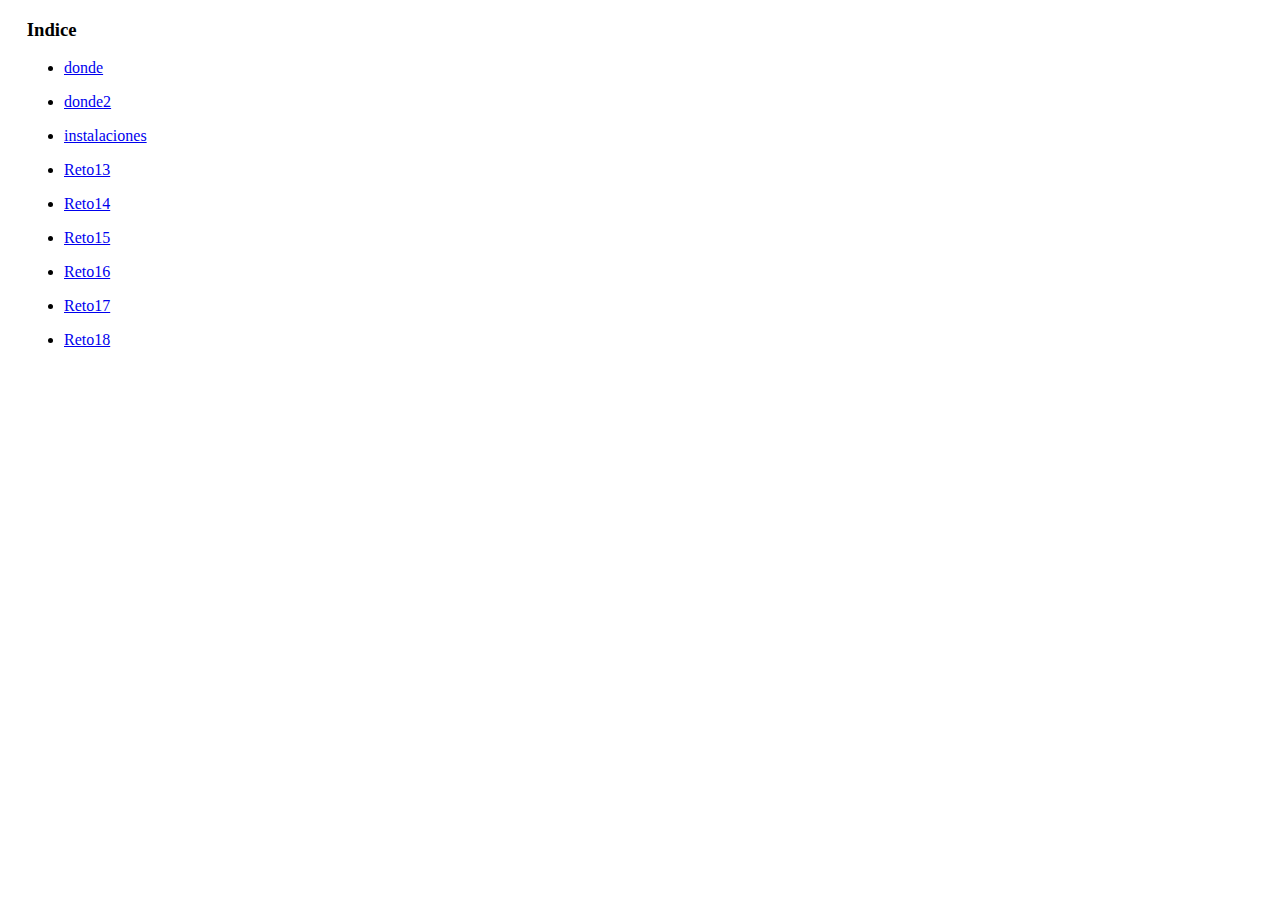
<file: index.html>
<!DOCTYPE html>
<html lang="en">
<head>
    <meta charset="UTF-8">
    <meta http-equiv="X-UA-Compatible" content="IE=edge">
    <meta name="viewport" content="width=device-width, initial-scale=1.0">
    <title>Indice</title>
    <link rel="stylesheet" href="css/style.css">
    <link rel="stylesheet" href="css/style-reto13.css">
</head>
<body>
    <h3 class="formatoIndice">Indice</h3>
    <ul>
        <li class="formatoIndice"><a href="deportes/donde.html">donde</a></li>
        <li class="formatoIndice"><a href="deportes/donde2.html">donde2</a></li>
        <li class="formatoIndice"><a href="deportes/instalaciones.html">instalaciones</a></li>
        <li class="formatoIndice"><a href="pages/Reto13.html">Reto13</a></li>
        <li class="formatoIndice"><a href="pages/Reto14.html">Reto14</a></li>
        <li class="formatoIndice"><a href="pages/Reto15.html">Reto15</a></li>
        <li class="formatoIndice"><a href="pages/Reto16.html">Reto16</a></li>
        <li class="formatoIndice"><a href="pages/Reto17.html">Reto17</a></li>
        <li class="formatoIndice"><a href="pages/Reto18.html">Reto18</a></li>
    </ul>
</body>
</html>
</file>
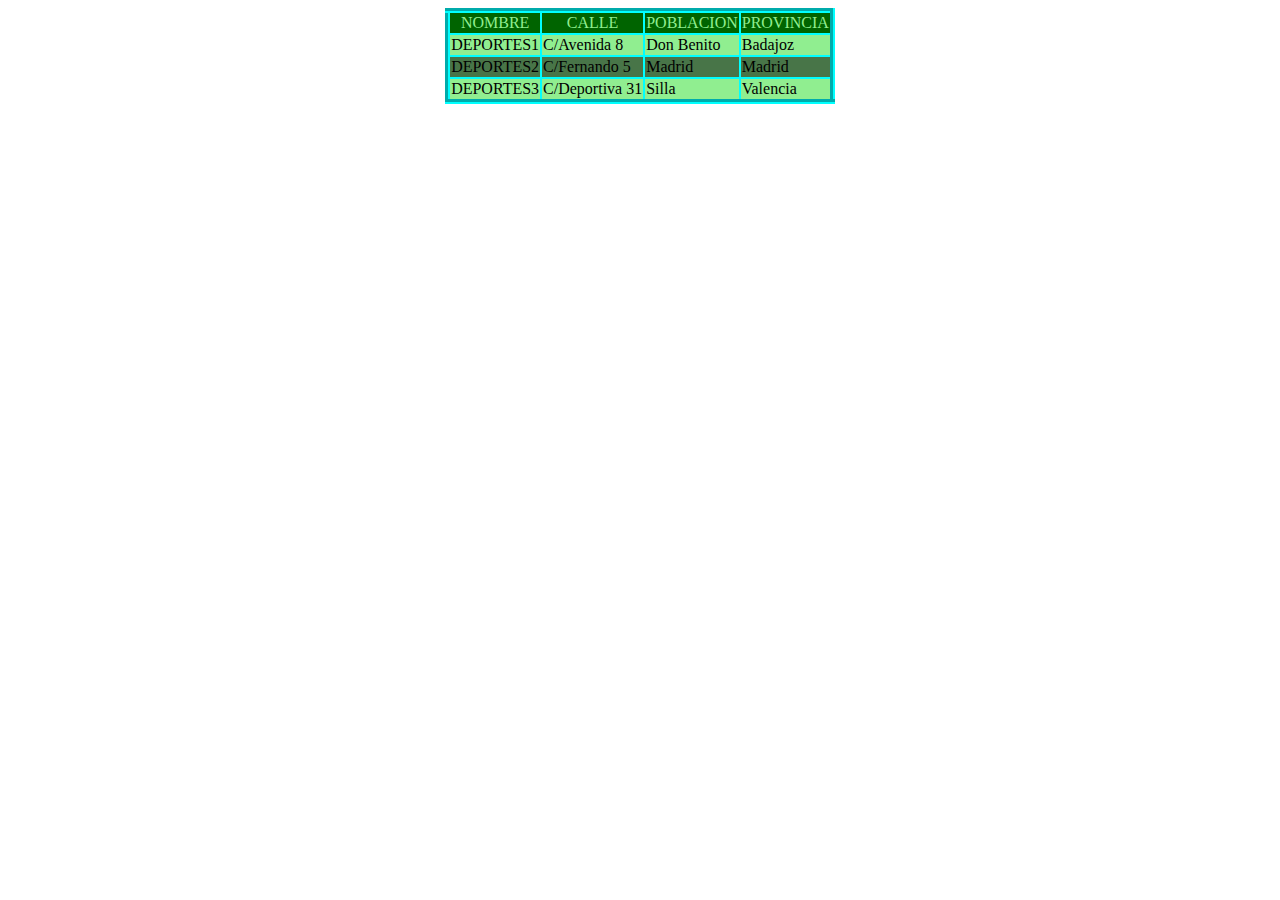
<file: deportes/donde.html>
<!DOCTYPE html>
<html lang="en">
<head>
    <meta charset="UTF-8">
    <meta http-equiv="X-UA-Compatible" content="IE=edge">
    <meta name="viewport" content="width=device-width, initial-scale=1.0">
    <title>Donde</title>
    <link rel="stylesheet" href="../css/style.css">
</head>
<body>
    <div>
        <table>
            <tr class="filaTitulo">
                <td>NOMBRE</td>
                <td>CALLE</td>
                <td>POBLACION</td>
                <td>PROVINCIA</td>
            </tr>
            <tr class="filaPar">
                <td>DEPORTES1</td>
                <td>C/Avenida 8</td>
                <td>Don Benito</td>
                <td>Badajoz</td>
            </tr>
            <tr class="filaImpar">
                <td>DEPORTES2</td>
                <td>C/Fernando 5</td>
                <td>Madrid</td>
                <td>Madrid</td>
            </tr>
            <tr class="filaPar">
                <td>DEPORTES3</td>
                <td>C/Deportiva 31</td>
                <td>Silla</td>
                <td>Valencia</td>
            </tr>
        </table>
    </div>
</body>
</html>
</file>
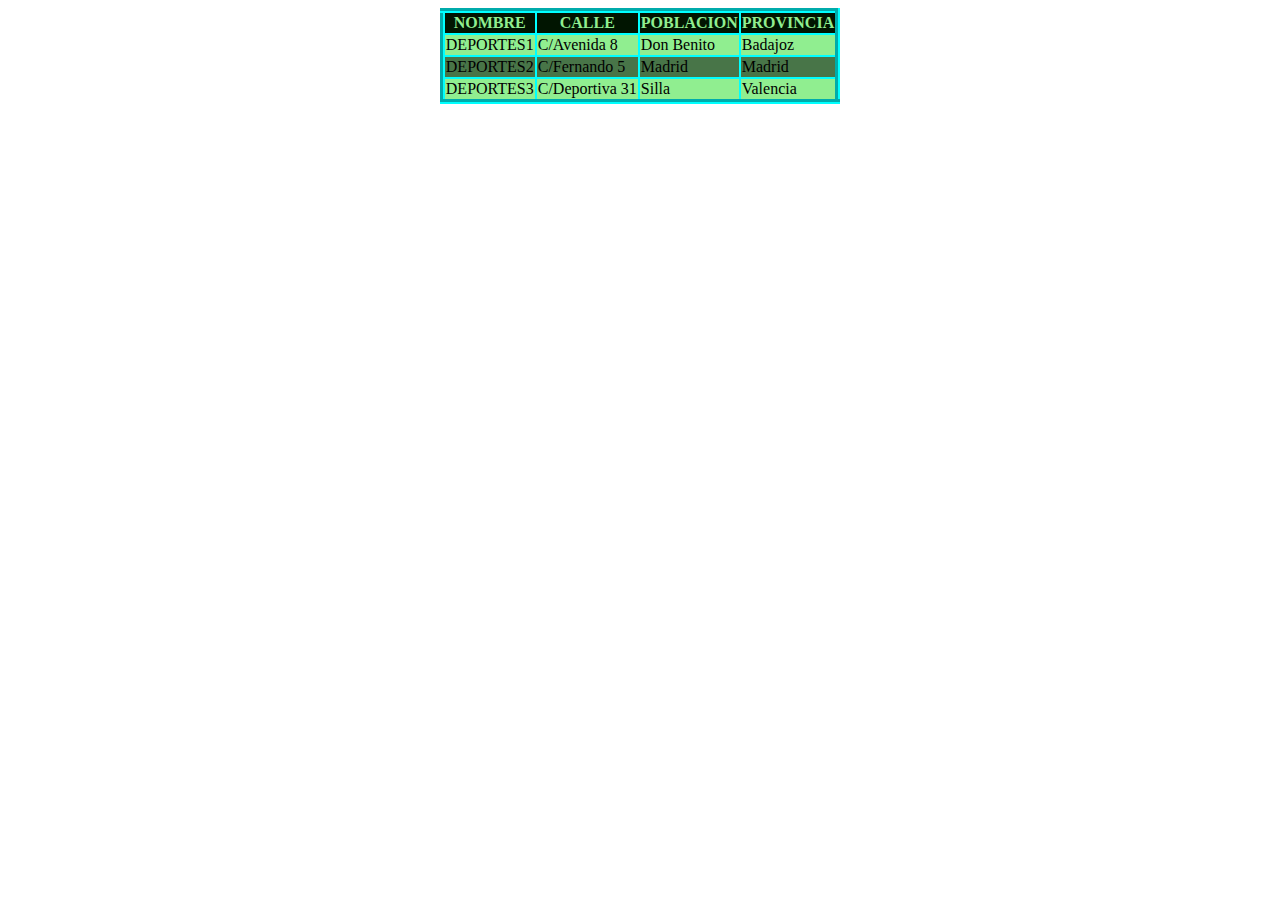
<file: deportes/donde2.html>
<!DOCTYPE html>
<html lang="en">
<head>
    <meta charset="UTF-8">
    <meta http-equiv="X-UA-Compatible" content="IE=edge">
    <meta name="viewport" content="width=device-width, initial-scale=1.0">
    <title>Donde</title>
    <link rel="stylesheet" href="../css/style.css">
</head>
<body>
    <div class="formatoTabla">
        <table>
            <tr>
                <th>NOMBRE</th>
                <th>CALLE</th>
                <th>POBLACION</th>
                <th>PROVINCIA</th>
            </tr>
            <tr class="filaPar">
                <td>DEPORTES1</td>
                <td>C/Avenida 8</td>
                <td>Don Benito</td>
                <td>Badajoz</td>
            </tr>
            <tr class="filaImpar">
                <td>DEPORTES2</td>
                <td>C/Fernando 5</td>
                <td>Madrid</td>
                <td>Madrid</td>
            </tr>
            <tr class="filaPar">
                <td>DEPORTES3</td>
                <td>C/Deportiva 31</td>
                <td>Silla</td>
                <td>Valencia</td>
            </tr>
        </table>
    </div>
</body>
</html>
</file>
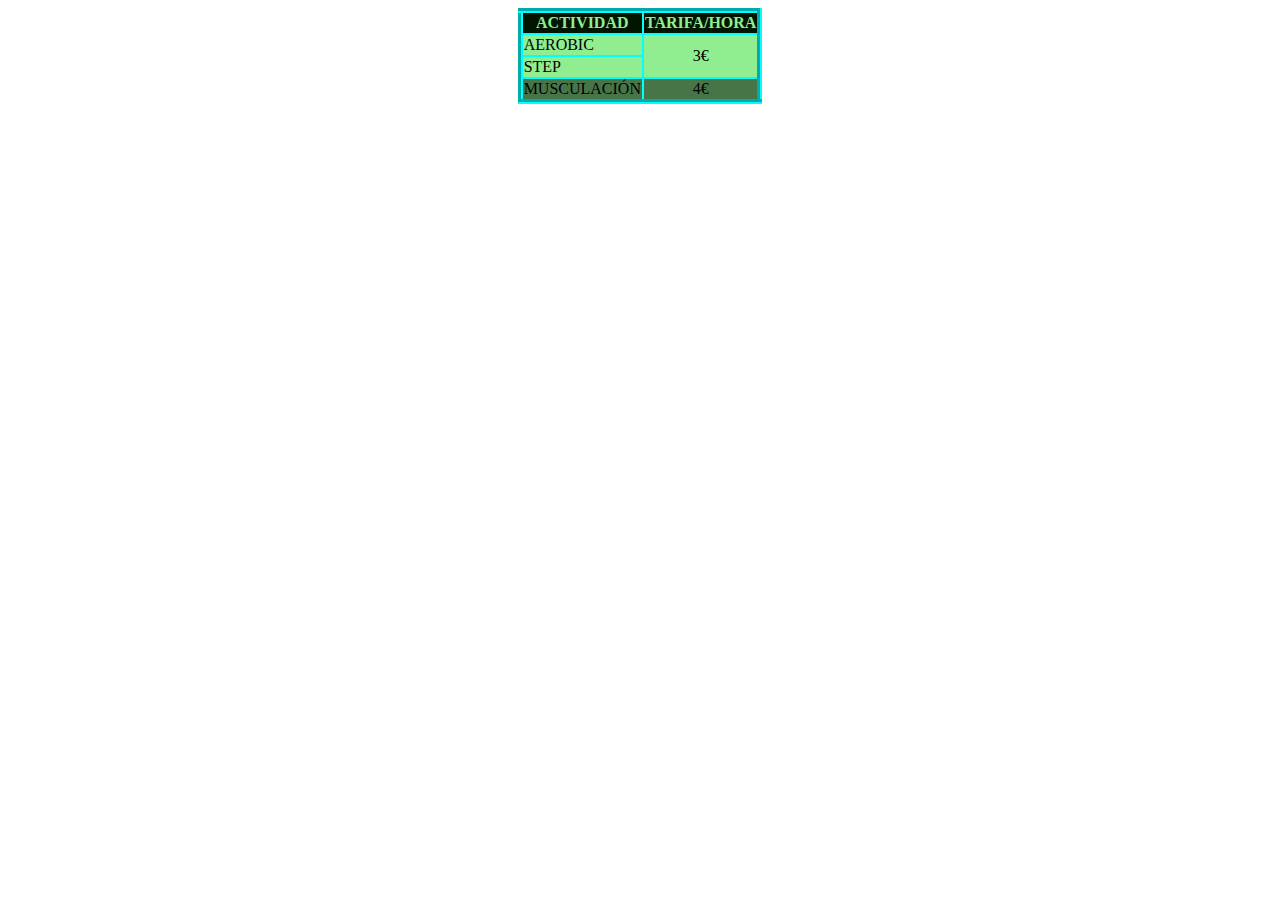
<file: deportes/instalaciones.html>
<!DOCTYPE html>
<html lang="en">
<head>
    <meta charset="UTF-8">
    <meta http-equiv="X-UA-Compatible" content="IE=edge">
    <meta name="viewport" content="width=device-width, initial-scale=1.0">
    <title>Instalaciones</title>
    <link rel="stylesheet" href="../css/style.css">
</head>
<body>
    <table>
        <tr>
            <th>ACTIVIDAD</th>
            <th>TARIFA/HORA</th>
        </tr>
        <tr class="filaPar">
            <td>AEROBIC</td>
            <td rowspan="2" class="col-centrado">3€</td>
        </tr>
        <tr class="filaPar">
            <td>STEP</td>
        </tr>
        <tr class="filaImpar">
            <td>MUSCULACIÓN</td>
            <td class="col-centrado">4€</td>
        </tr>
    </table>
</body>
</html>
</file>
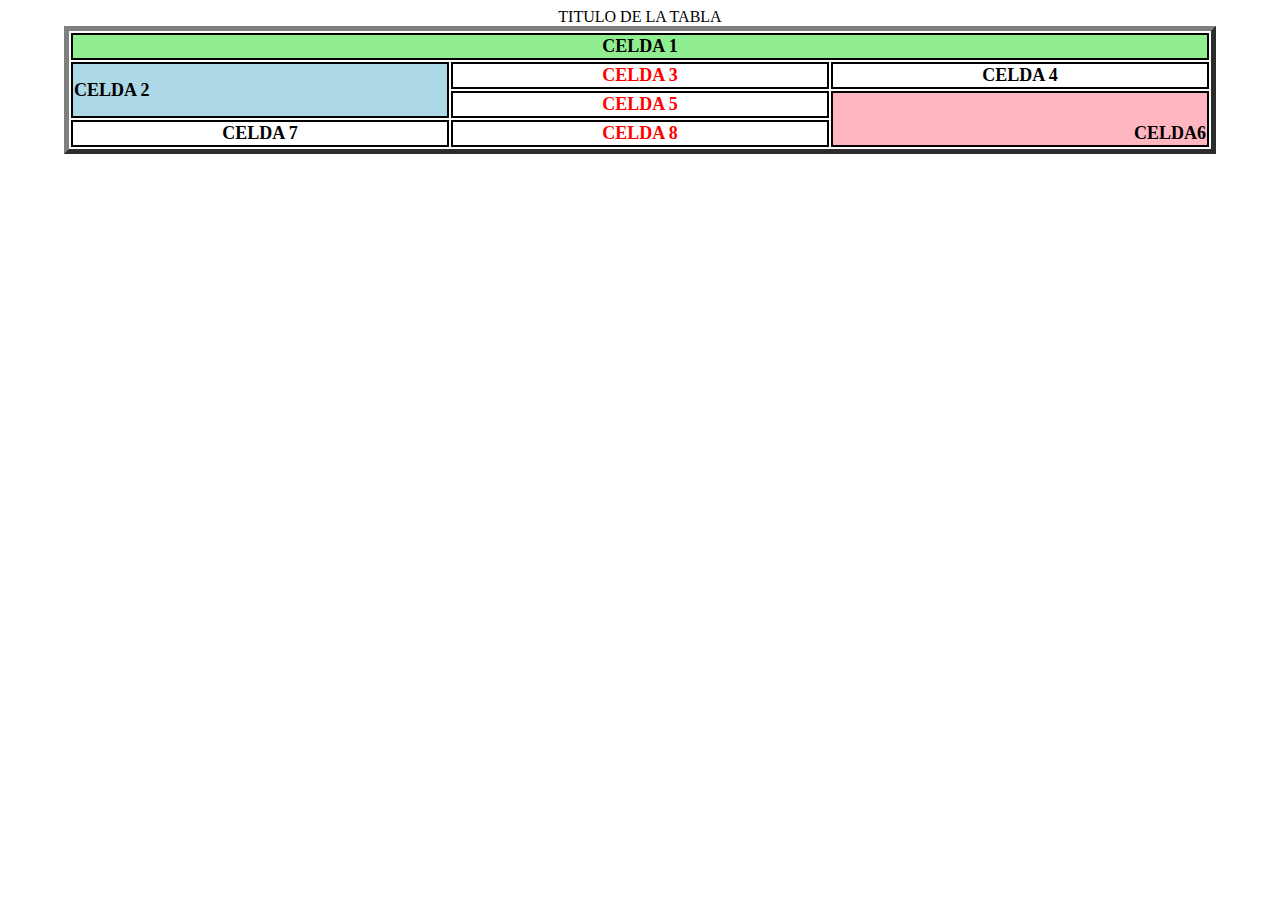
<file: pages/Reto13.html>
<!DOCTYPE html>
<html lang="en">
<head>
    <meta charset="UTF-8">
    <meta http-equiv="X-UA-Compatible" content="IE=edge">
    <meta name="viewport" content="width=device-width, initial-scale=1.0">
    <title>Reto13</title>
    <link rel="stylesheet" href="../css/style-reto13.css">
</head>
<body>
    <table>
        <caption>TITULO DE LA TABLA</caption>
        <!-- fila 1 ------------------->
        <tr> 
            <td colspan="3" id="formatoCelda1">CELDA 1</td>
        </tr>
        <!-- fila 2 ------------------->
        <tr>
            <td rowspan="2" id="formatoCelda2">CELDA 2</td>
            <td class="formatoTextoRojo">CELDA 3</td>
            <td>CELDA 4</td>
        </tr>
        <!-- fila 3 ------------------->
        <tr>
            <td class="formatoTextoRojo">CELDA 5</td>
            <td rowspan="2" id="formatoCelda6">CELDA6</td>
        </tr>
        <!-- fila 4 ------------------->
        <tr>
            <td>CELDA 7</td>
            <td class="formatoTextoRojo">CELDA 8</td>
        </tr>
    </table>
</body>
</html>
</file>
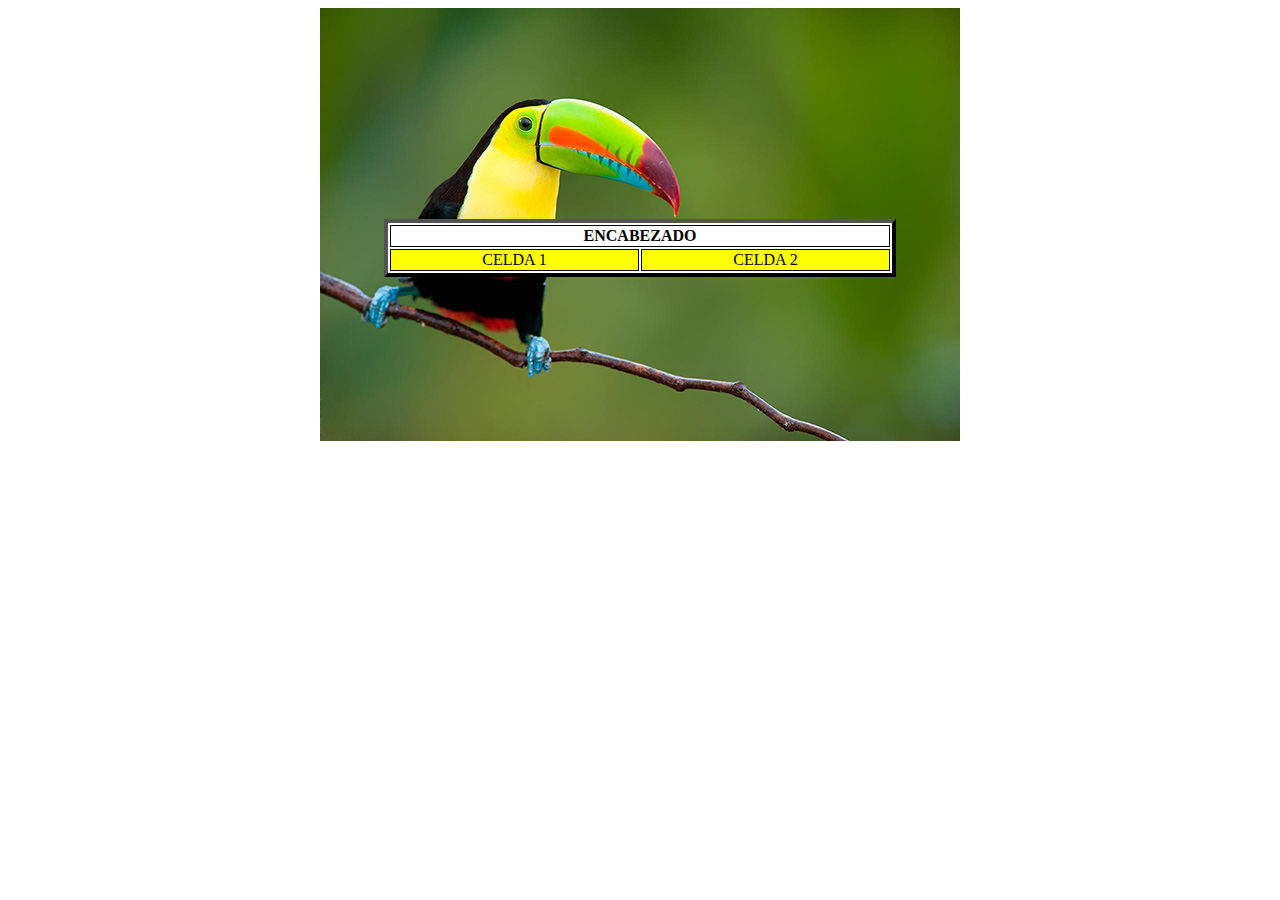
<file: pages/Reto14.html>
<!DOCTYPE html>
<html lang="en">
<head>
    <meta charset="UTF-8">
    <meta http-equiv="X-UA-Compatible" content="IE=edge">
    <meta name="viewport" content="width=device-width, initial-scale=1.0">
    <title>Reto14</title>
    <link rel="stylesheet" href="../css/style-reto14.css">
</head>
<body>
    <div id="contenedor">
        <div id="fondoTabla">
            <table>
                <tr>
                    <th colspan="2">ENCABEZADO</th>
                </tr>
                <tr id="formatoFila2">
                    <td>CELDA 1</td>
                    <td>CELDA 2</td>
                </tr>
            </table>
        </div>
    </div>
</body>
</html>
</file>
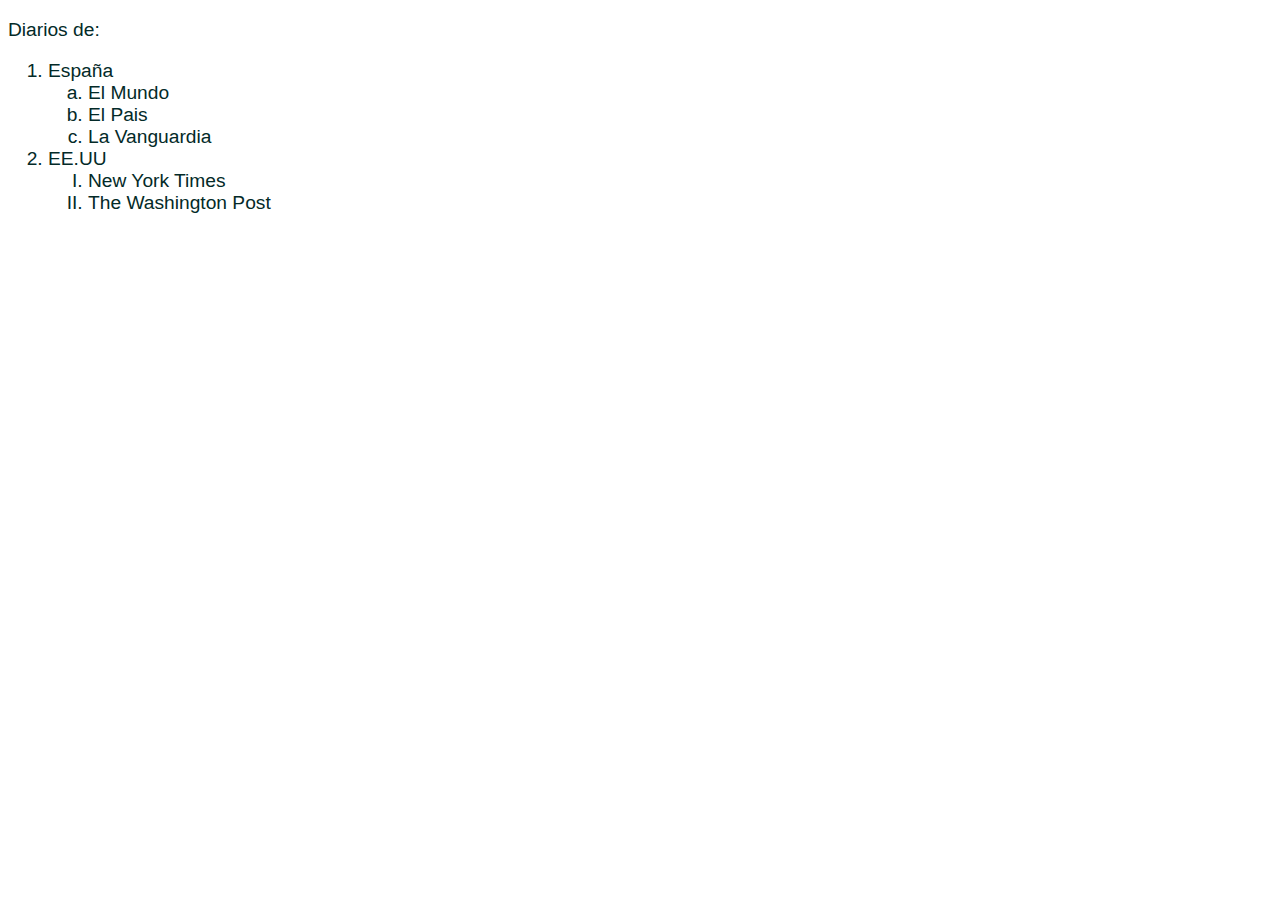
<file: pages/Reto15.html>
<!DOCTYPE html>
<html lang="en">
<head>
    <meta charset="UTF-8">
    <meta http-equiv="X-UA-Compatible" content="IE=edge">
    <meta name="viewport" content="width=device-width, initial-scale=1.0">
    <title>Reto15</title>
    <link rel="stylesheet" href="../css/style-reto15.css">
</head>
<body>
    <p>Diarios de:</p>
    <ol type="1">
        <li>España
            <ol type="a">
                <li>El Mundo</li>
                <li>El Pais</li>
                <li>La Vanguardia</li>
            </ol>
        </li>
        <li>EE.UU
            <ol type="I">
                <li>New York Times</li>
                <li>The Washington Post</li>
            </ol>
        </li>
    </ol>
</body>
</html>
</file>
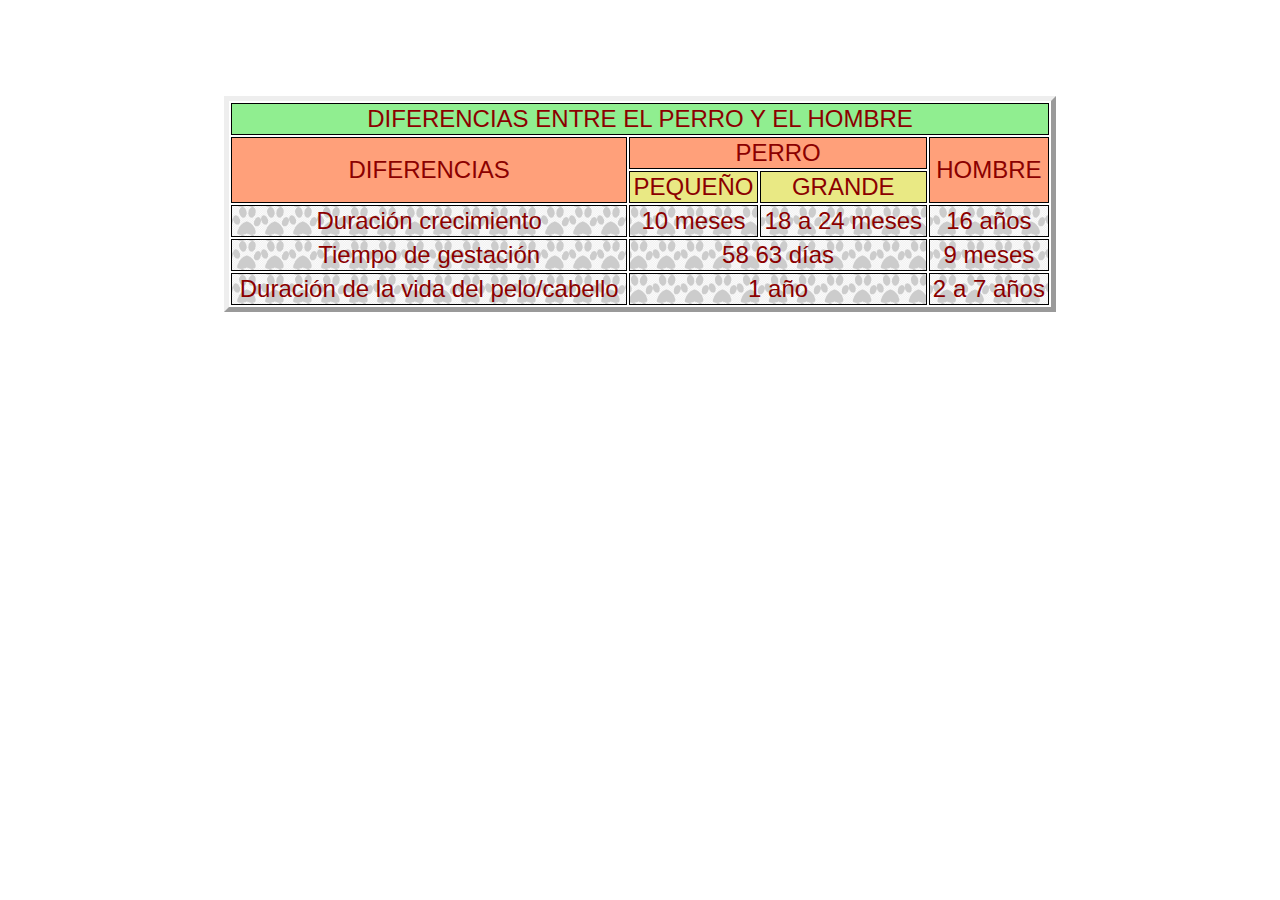
<file: pages/Reto16.html>
<!DOCTYPE html>
<html lang="en">
<head>
    <meta charset="UTF-8">
    <meta http-equiv="X-UA-Compatible" content="IE=edge">
    <meta name="viewport" content="width=device-width, initial-scale=1.0">
    <title>Reto16</title>
    <link rel="stylesheet" href="../css/style-reto16.css">
</head>
<body>
    <table>
        <tr>
            <td colspan="4" id="celdaVerde">DIFERENCIAS ENTRE EL PERRO Y EL HOMBRE</td>
        </tr>
        <tr class="celdasNaranja">
            <td rowspan="2">DIFERENCIAS</td>
            <td colspan="2">PERRO</td>
            <td rowspan="2">HOMBRE</td>
        </tr>
        <tr class="celdasAmarillas">
            <td>PEQUEÑO</td>
            <td>GRANDE</td>
        </tr>
        <tr class="celdaImagen">
            <td>Duración crecimiento</td>
            <td>10 meses</td>
            <td>18 a 24 meses</td>
            <td>16 años</td>
        </tr>
        <tr class="celdaImagen">
            <td>Tiempo de gestación</td>
            <td colspan="2">58 63 días</td>
            <td>9 meses</td>
        </tr>
        <tr class="celdaImagen">
            <td>Duración de la vida del pelo/cabello</td>
            <td colspan="2">1 año</td>
            <td>2 a 7 años</td>
        </tr>
    </table>
</body>
</html>
</file>
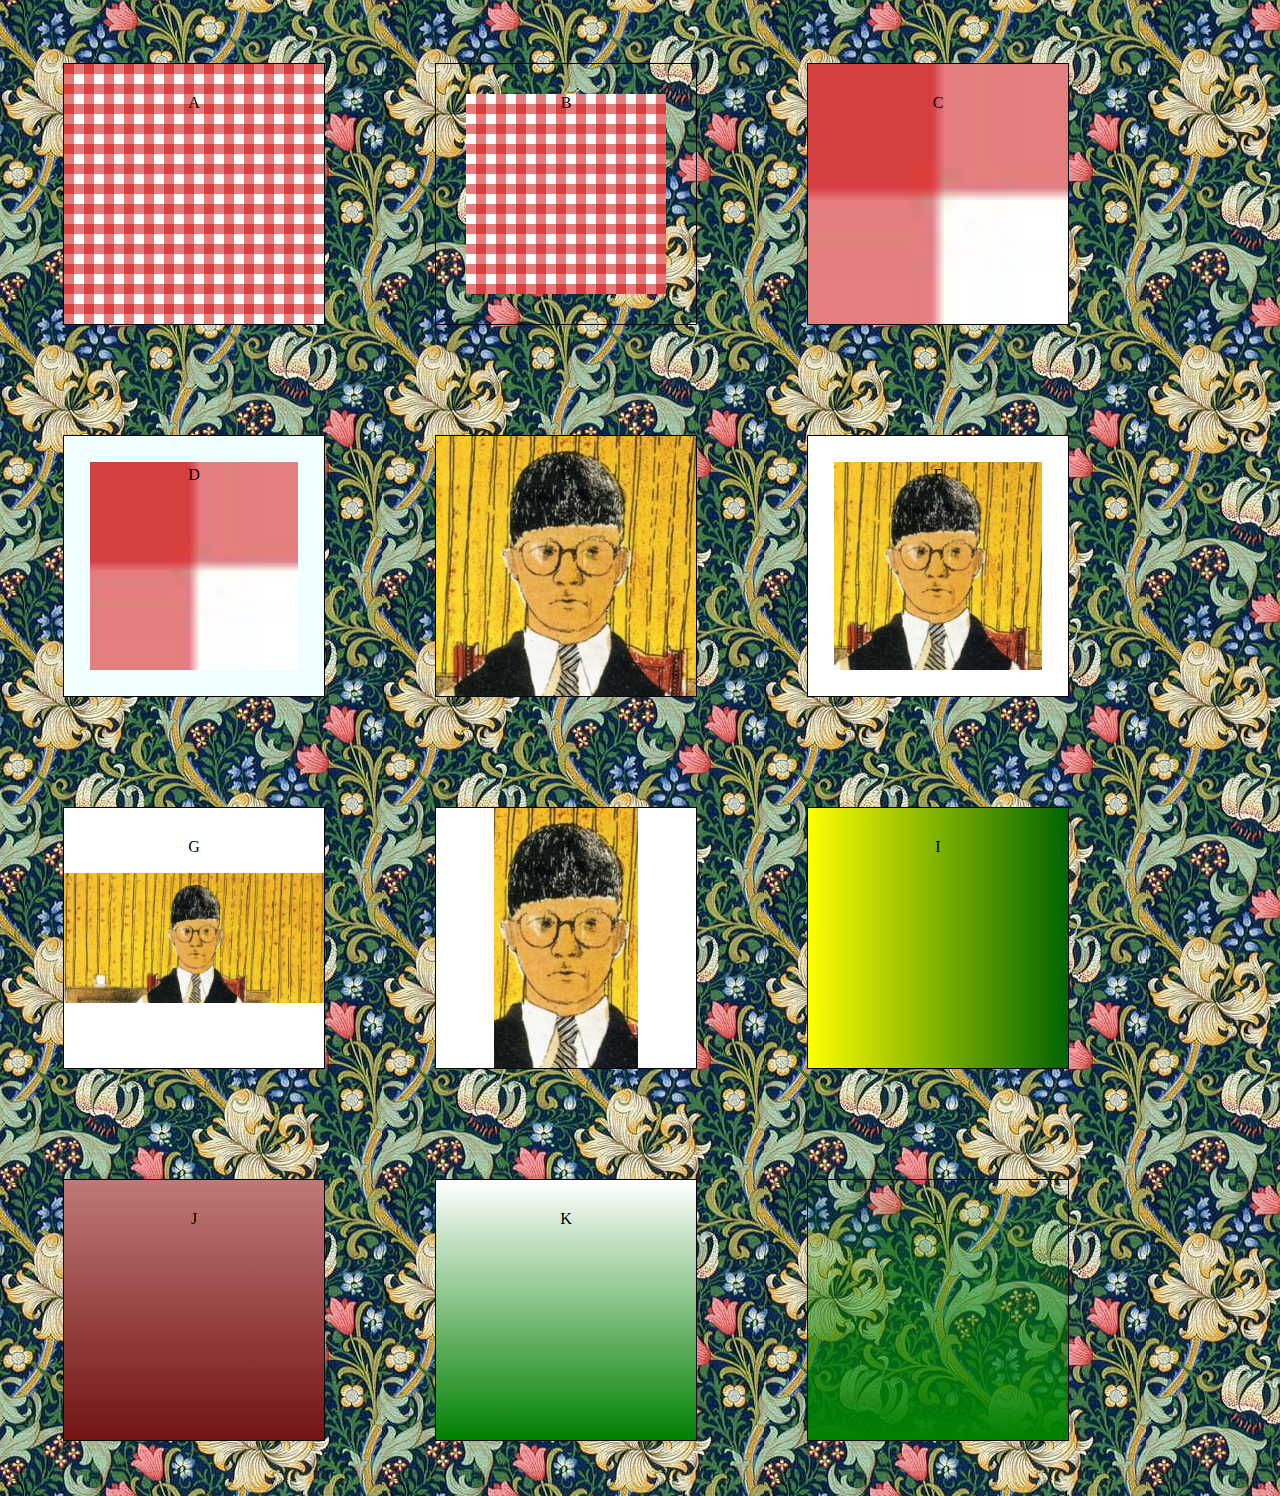
<file: pages/Reto17.html>
<!DOCTYPE html>
<html lang="en">
<head>
    <meta charset="UTF-8">
    <meta http-equiv="X-UA-Compatible" content="IE=edge">
    <meta name="viewport" content="width=device-width, initial-scale=1.0">
    <title>Reto17</title>
    <link rel="stylesheet" href="../css/style-reto17.css">
</head>
<body>
    <div id="boxA">A</div>
    <div id="boxB">B</div>
    <div id="boxC">C</div>
    <div id="boxD">D</div>
    <div id="boxE">E</div>
    <div id="boxF">F</div>
    <div id="boxG">G</div>
    <div id="boxH">H</div>
    <div id="boxI">I</div>
    <div id="boxJ">J</div>
    <div id="boxK">K</div>
    <div id="boxL">L</div>
</body>
</html>
</file>
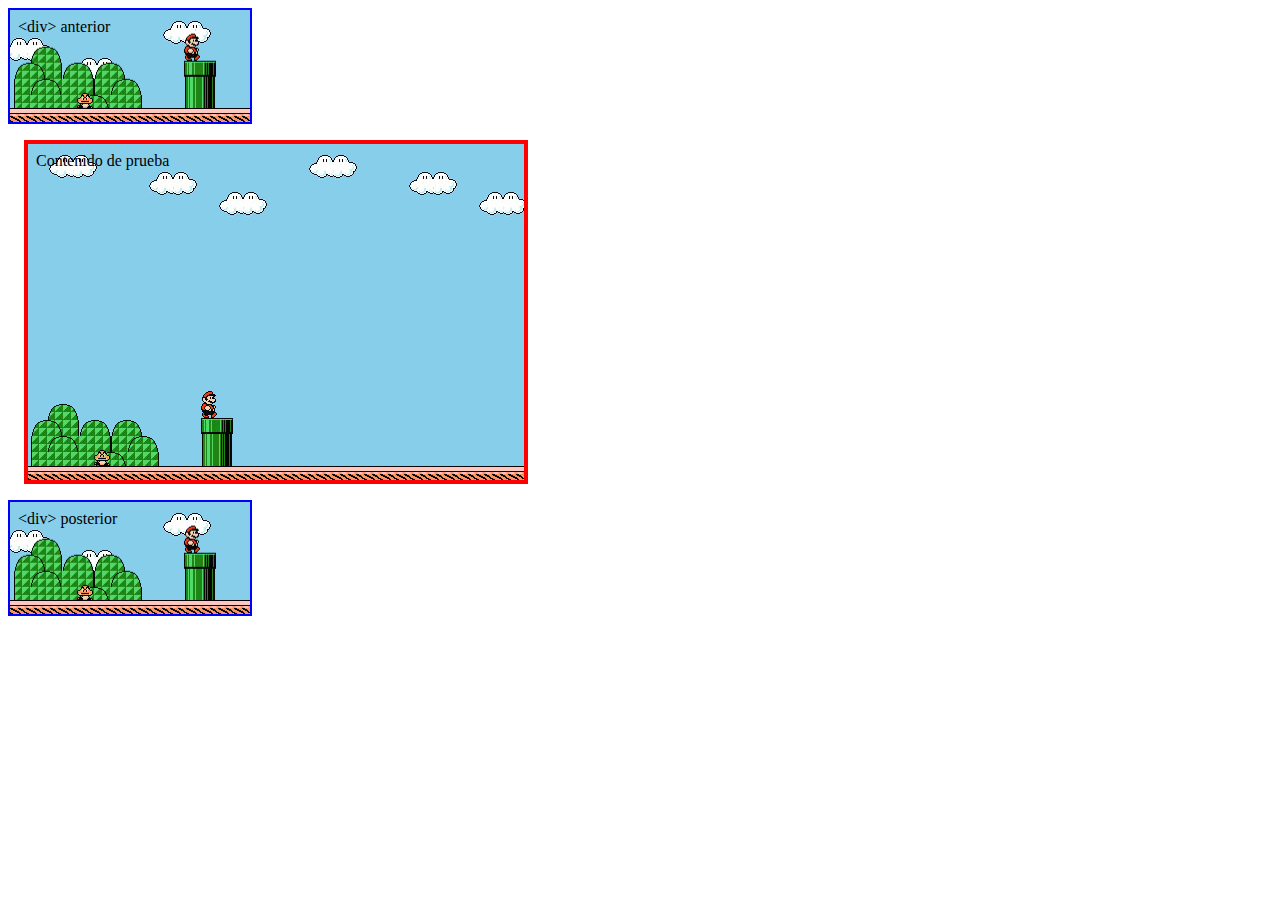
<file: pages/Reto18.html>
<!DOCTYPE html>
<html lang="en">
<head>
    <meta charset="UTF-8">
    <meta http-equiv="X-UA-Compatible" content="IE=edge">
    <meta name="viewport" content="width=device-width, initial-scale=1.0">
    <title>Reto18</title>
    <link rel="stylesheet" href="../css/style-reto18.css">
</head>
<body>
    <div id="anterior">&ltdiv&gt anterior
    </div>
    <div id="prueba">Contenido de prueba
    </div>
    <div id="posterior">&ltdiv&gt posterior
    </div>
</body>
</html>
</file>
<file: css/style.css>
table{
    border: outset cyan 5px;
    border-collapse: collapse;
    margin: auto;
}
th{
    border: solid cyan 2px;
    background-color: rgb(1, 21, 1);
    color: lightgreen;
}
td{
    border: solid cyan 2px;
}
.filaTitulo{
    background-color: darkgreen;
    color: lightgreen;
    text-align: center;
}
.filaPar{
    background-color: lightgreen;
}
.filaImpar{
    background-color: rgb(72, 117, 72);
}
.col-centrado{
    text-align: center;
}
.formatoIndice{
    margin: 1em;
    font-family: 'Trebuchet MS';
}
</file>
<file: css/style-reto13.css>
table{
    border: outset grey 5px;
    width: 90vw;
    margin: auto;
}
td{
    border: solid black 2px;
    text-align: center;
    font-weight:bold;
    font-size: large;
}
.formatoTextoRojo{
    color: red;
}
#formatoCelda1{
    background-color: lightgreen;
}
#formatoCelda2{
    text-align: left;
    background-color: lightblue;
}
#formatoCelda6{
    background-color: lightpink;
    text-align: right;
    vertical-align: bottom;
}
</file>
<file: css/style-reto14.css>
body{
    display: flex;
    justify-content: center;
    align-items: center;
}
#contenedor{
    background-image: url("../img/tucan.jpg");
    width: 40em;
    height: 30em;
    background-repeat: no-repeat;
    display: flex;
    align-items: center;
    justify-content: center;
}
#fondoTabla{
    background-color: white;
}
table{
    border: solid black 4px;
    border-style: outset;
    margin: auto;
    width: 40vw;
}
td, th{
    border: solid black 1px;
    text-align: center;
}
#formatoFila2{
    background-color: yellow;
}
</file>
<file: css/style-reto15.css>
body{
    font-family: Arial, Helvetica, sans-serif;
    font-size: larger;
    color: rgb(3, 42, 40);
}
</file>
<file: css/style-reto16.css>
table{
    border: 5px outset;
    margin: auto;
    margin-top: 4em;
    width: 65vw;
    text-align: center;
    font-family: Arial, Helvetica, sans-serif;
    font-size: 1.5em;
}
tr{
    border: 2px solid;
}
td{
    border: 1px black solid;
    color:darkred;
}
#celdaVerde{
    background-color: lightgreen;
}
.celdasNaranja{
    background-color: lightsalmon;
}
.celdasAmarillas{
    background-color: rgb(233, 233, 132);
}
.celdaImagen{
    background-image: url("../img/huella_perro.png");
    background-size: contain;
    background-repeat: repeat;
}
</file>
<file: css/style-reto17.css>
body{
    background-image: url(../img/ac.jpg);
}
div{
    width: 200px;
    height: 200px;
    float: left;
    border: solid black 1px;
    margin: 55px;
    padding: 30px;
    text-align: center;
}
#boxA{
    background-image: url(../img/back_mantel.jpg);
}
#boxB{
    background-image: url(../img/back_mantel.jpg);
    background-clip: content-box;
}
#boxC{
    background-image: url(../img/back_mantel.jpg);
    background-size: cover;
}
#boxD{
    background-image: url(../img/back_mantel.jpg);
    background-repeat: no-repeat;
    background-size: 80% 80%;
    background-color: azure;
    background-position: center;
}
#boxE{
    background-image: url(../img/dh.jpg);
}
#boxF{
    background-image: url(../img/dh.jpg);
    background-size: 80% 80%;
    background-repeat: no-repeat;
    background-position: center;
    background-color: white;
}
#boxG{
    background-image: url(../img/dh_2.jpg);
    background-size: 100% 50%;
    background-repeat: no-repeat;
    background-position: center;
    background-color: white;
}
#boxH{
    background-image: url(../img/dh_3.jpg);
    background-repeat: no-repeat;
    background-position: center;
    background-color: white;
}
#boxI{
    background-image: linear-gradient(to left, darkgreen, yellow);
}
#boxJ{
    background-image: linear-gradient(to bottom, rgb(192, 120, 120), rgb(113, 20, 20));
}
#boxK{
    background-image: linear-gradient(to bottom, white, green);
}
#boxL{
    background-image: linear-gradient(to bottom, rgb(0, 128, 0, 0), rgb(0, 128, 0, 1));
}
</file>
<file: css/style-reto18.css>
#anterior{
    background: repeat-x bottom url(../img/f01.png), no-repeat right url(../img/f02.png), no-repeat top url(../img/f03.png) skyblue;
    height: 6em;
    width: 14em;
    border: blue solid 2px;
    padding: 0.5em;
}
#prueba{
    margin-top: 1em;
    margin-left: 1em;
    background: repeat-x bottom url(../img/f01.png), no-repeat left bottom url(../img/f02.png), repeat-x top url(../img/f03.png) skyblue;
    height: 20em;
    width: 30em;
    border: red solid 4px;
    padding: 0.5em;
}
#posterior{
    margin-top: 1em;
    background: repeat-x bottom url(../img/f01.png), no-repeat right url(../img/f02.png), no-repeat top url(../img/f03.png) skyblue;
    height: 6em;
    width: 14em;
    border: blue solid 2px;
    padding: 0.5em;
}
</file>
